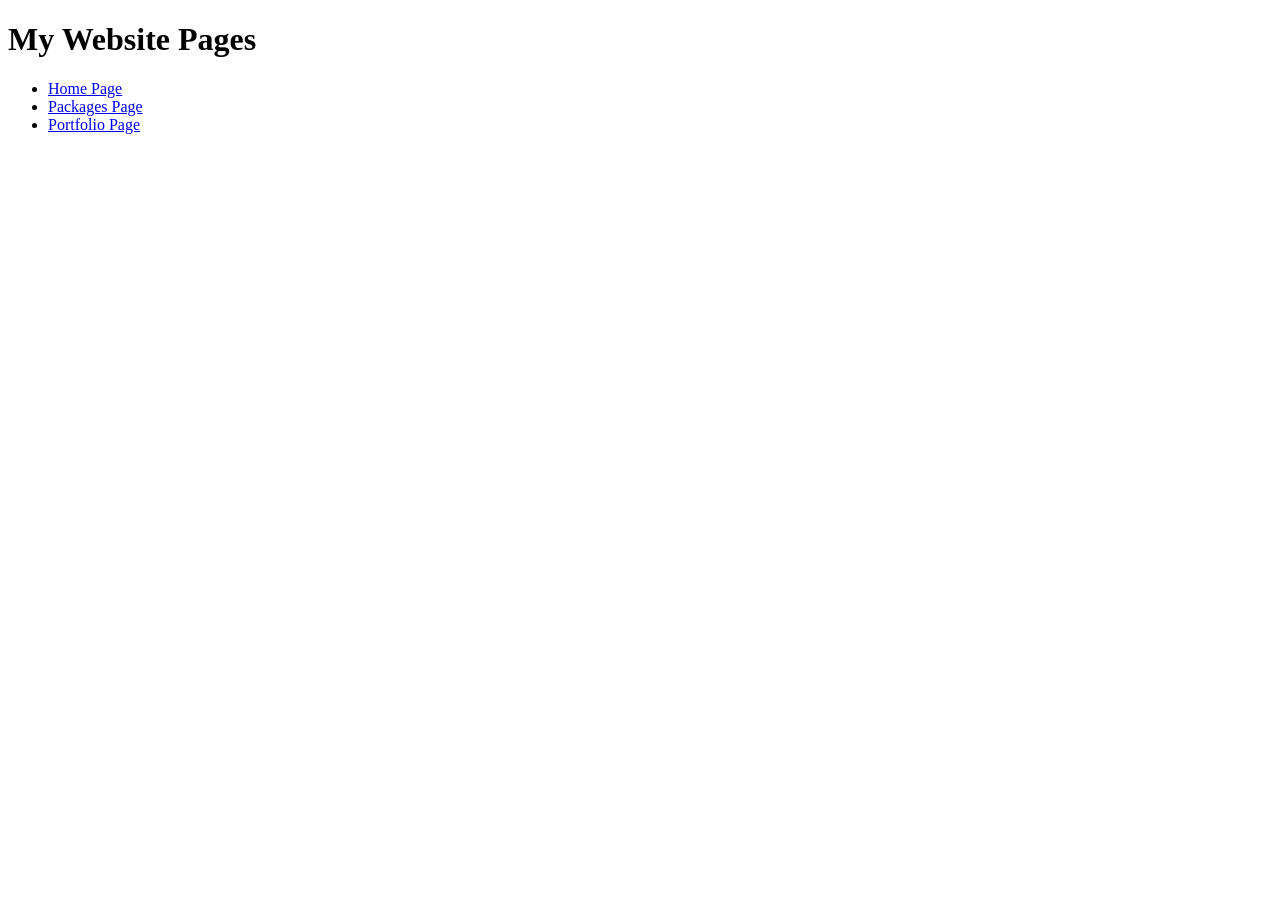
<file: index.html>
<!DOCTYPE html>
<html lang="en">
<head>
    <meta charset="UTF-8">
    <meta name="viewport" content="width=device-width, initial-scale=1.0">
    <title>Document</title>
</head>
<body>
    <h1>My Website Pages</h1>
    <ul>
    
        <li><a href="home page.html">Home Page</a></li>
        <li><a href="packages page.html">Packages Page</a></li>
        <li><a href="portfolio page.html">Portfolio Page</a></li>
    
    </ul>
</body>
</html>
</file>
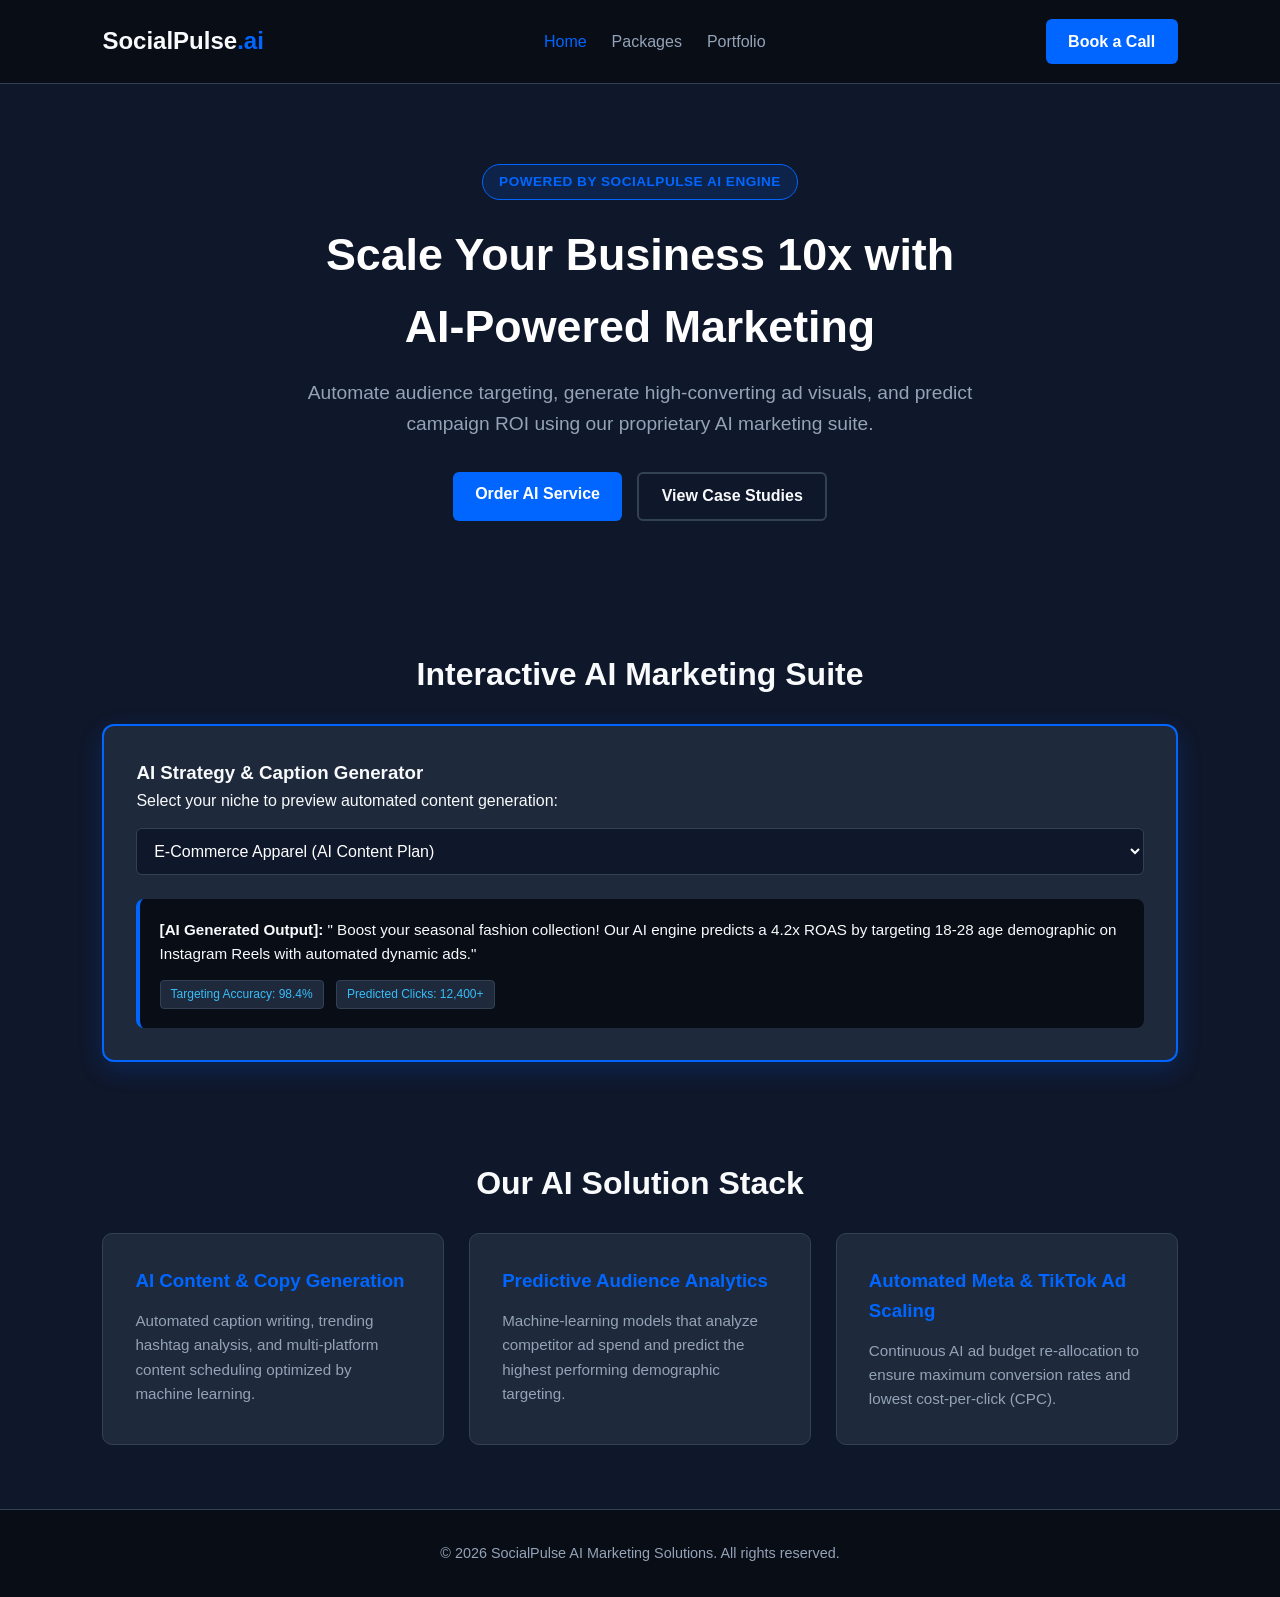
<file: home page.html>
<!DOCTYPE html>
<html lang="en">
<head>
    <title>SocialPulse - AI Social Media Agency</title>
    <link rel="stylesheet" href="style.css">
</head>
<body>

    <header class="navbar">
        <a href="home page.html" class="logo">SocialPulse<span>.ai</span></a>
        <nav>
            <ul class="nav-links">
                <li><a href="home page.html" class="active">Home</a></li>
                <li><a href="packages page.html">Packages</a></li>
                <li><a href="portfolio page.html">Portfolio</a></li>
            </ul>
        </nav>
        <a href="packages page.html#booking" class="btn btn-primary">Book a Call</a>
    </header>

    <main>
       
        <section class="hero">
            <span class="ai-badge">POWERED BY SOCIALPULSE AI ENGINE </span>
            <h1><hover > Scale Your Business 10x with AI-Powered Marketing</h1></hover>
            <p>Automate audience targeting, generate high-converting ad visuals, and predict campaign ROI using our proprietary AI marketing suite.</p>
            <div class="hero-btns">
                <a href="packages page.html" class="btn btn-primary">Order AI Service</a>
                <a href="portfolio page.html" class="btn btn-secondary">View Case Studies</a>
            </div>
        </section>

        
        <h2 class="section-title">Interactive AI Marketing Suite</h2>
        <section class="ai-demo-section">
            <div class="ai-box">
                <h3> AI Strategy & Caption Generator</h3>
                <p>Select your niche to preview automated content generation:</p>
                <div class="form-group" style="margin-top: 15px;">
                    <select class="ai-select">
                        <option>E-Commerce Apparel (AI Content Plan)</option>
                        <option>Local Restaurant (AI Local Footfall Strategy)</option>
                        <option>Real Estate (AI High-Value Lead Gen)</option>
                    </select>
                </div>
                <div class="ai-output-box">
                    <p><strong>[AI Generated Output]:</strong> " Boost your seasonal fashion collection! Our AI engine predicts a 4.2x ROAS by targeting 18-28 age demographic on Instagram Reels with automated dynamic ads."</p>
                    <span class="ai-tag">Targeting Accuracy: 98.4%</span>
                    <span class="ai-tag">Predicted Clicks: 12,400+</span>
                </div>
            </div>
        </section>

        
        <h2 class="section-title">Our AI Solution Stack</h2>
        <section class="grid-container">
            <article class="card">
                <h3> AI Content & Copy Generation</h3>
                <p>Automated caption writing, trending hashtag analysis, and multi-platform content scheduling optimized by machine learning.</p>
            </article>
            <article class="card">
                <h3> Predictive Audience Analytics</h3>
                <p>Machine-learning models that analyze competitor ad spend and predict the highest performing demographic targeting.</p>
            </article>
            <article class="card">
                <h3> Automated Meta & TikTok Ad Scaling</h3>
                <p>Continuous AI ad budget re-allocation to ensure maximum conversion rates and lowest cost-per-click (CPC).</p>
            </article>
        </section>
    </main>

    <footer>
        <p>&copy; 2026 SocialPulse AI Marketing Solutions. All rights reserved.</p>
    </footer>

</body>
</html>
</file>
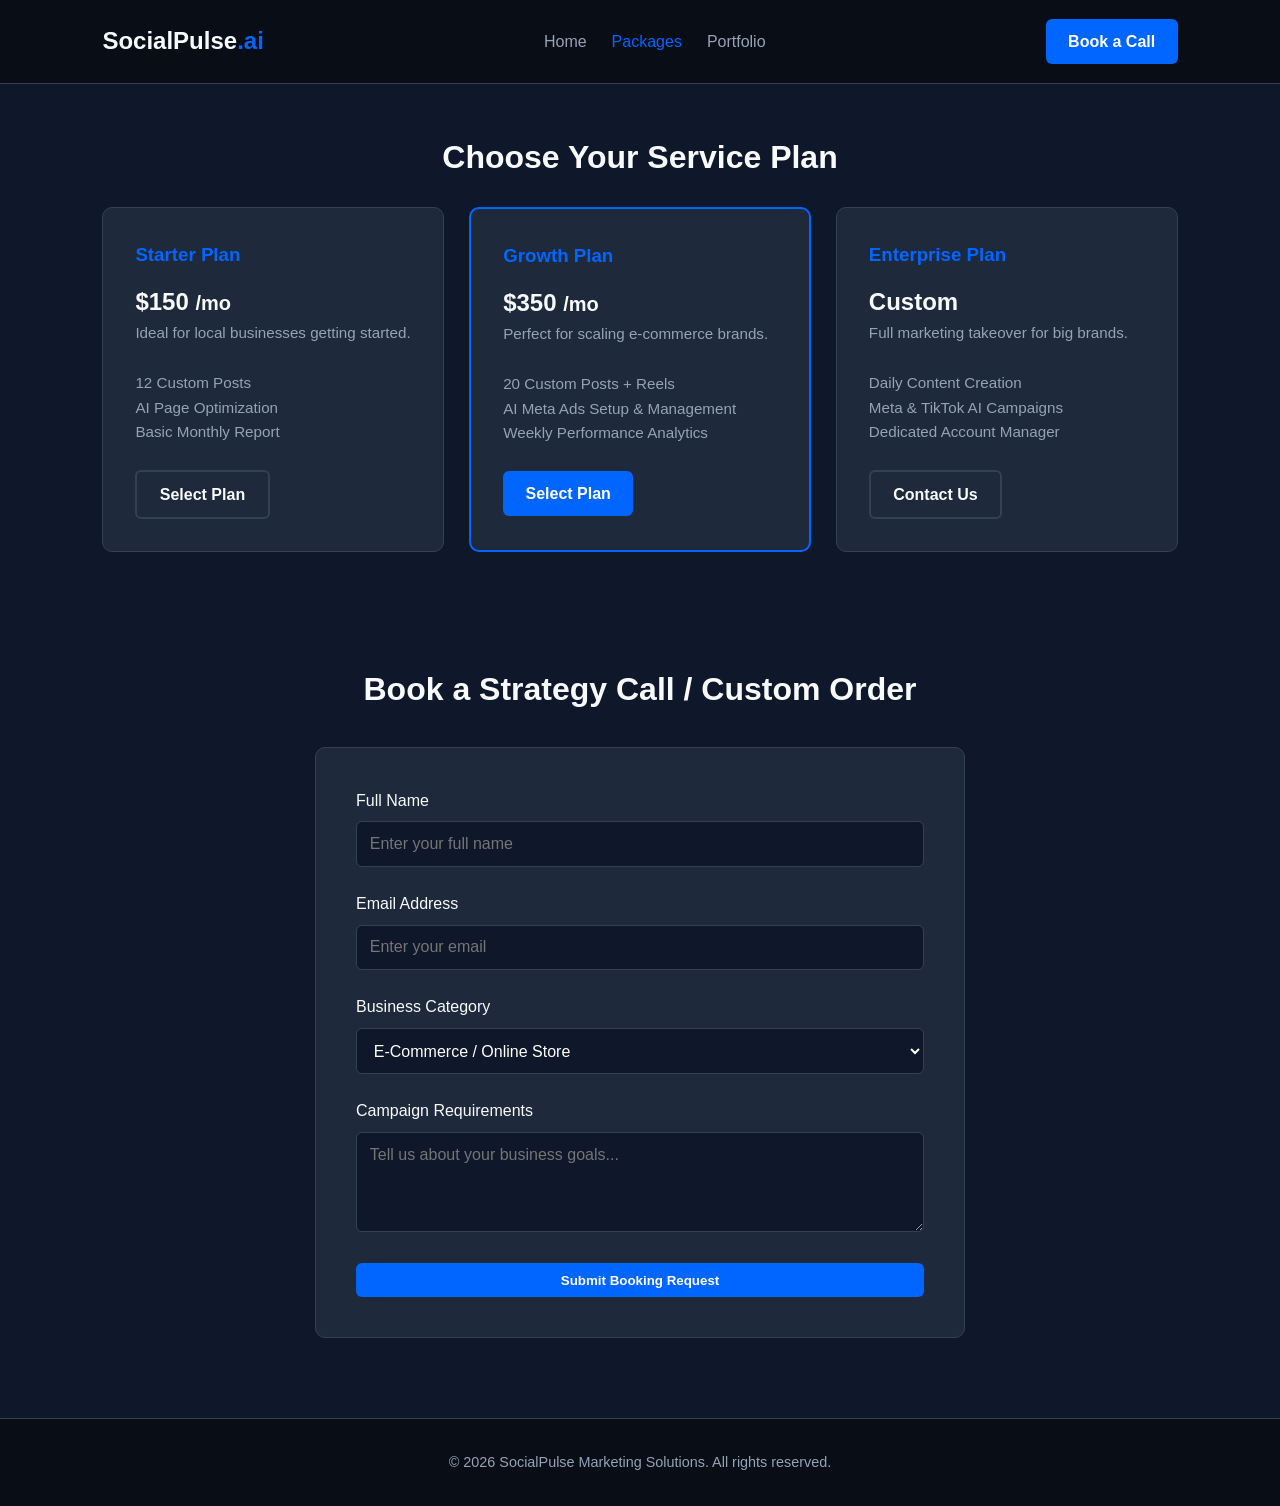
<file: packages page.html>
<!DOCTYPE html>
<html lang="en">
<head>
    <title>Packages & Order - SocialPulse</title>
    <link rel="stylesheet" href="style.css">
</head>
<body>

    <header class="navbar">
        <a href="home page.html" class="logo">SocialPulse<span>.ai</span></a>
        <nav>
            <ul class="nav-links">
                <li><a href="home page.html">Home</a></li>
                <li><a href="packages page.html" class="active">Packages</a></li>
                <li><a href="portfolio page.html">Portfolio</a></li>
            </ul>
        </nav>
        <a href="#booking" class="btn btn-primary">Book a Call</a>
    </header>

    <main>
        <h2 class="section-title">Choose Your Service Plan</h2>
     
        <section class="grid-container">
            <article class="card">
                <h3>Starter Plan</h3>
                <h2>$150 <small>/mo</small></h2>
                <p>Ideal for local businesses getting started.</p>
                <br>
                <p>12 Custom Posts</p>
                <p> AI Page Optimization</p>
                <p> Basic Monthly Report</p>
                <br>
                <a href="#booking" class="btn btn-secondary">Select Plan</a>
            </article>

            <article class="card featured-card">
                <h3>Growth Plan</h3>
                <h2>$350 <small>/mo</small></h2>
                <p>Perfect for scaling e-commerce brands.</p>
                <br>
                <p> 20 Custom Posts + Reels</p>
                <p> AI Meta Ads Setup & Management</p>
                <p> Weekly Performance Analytics</p>
                <br>
                <a href="#booking" class="btn btn-primary">Select Plan</a>
            </article>

            <article class="card">
                <h3>Enterprise Plan</h3>
                <h2>Custom</h2>
                <p>Full marketing takeover for big brands.</p>
                <br>
                <p> Daily Content Creation</p>
                <p> Meta & TikTok AI Campaigns</p>
                <p> Dedicated Account Manager</p>
                <br>
                <a href="#booking" class="btn btn-secondary">Contact Us</a>
            </article>
        </section>

        <!-- Booking Form Section -->
        <h2 class="section-title" id="booking">Book a Strategy Call / Custom Order</h2>
        <section class="form-section">
            <form action="#" method="post">
                <div class="form-group">
                    <label for="name">Full Name</label>
                    <input type="text" id="name" name="name" placeholder="Enter your full name" required>
                </div>
                
                <div class="form-group">
                    <label for="email">Email Address</label>
                    <input type="email" id="email" name="email" placeholder="Enter your email" required>
                </div>

                <div class="form-group">
                    <label for="category">Business Category</label>
                    <select id="category" name="category">
                        <option value="ecommerce">E-Commerce / Online Store</option>
                        <option value="restaurant">Restaurant / Food</option>
                        <option value="realestate">Real Estate</option>
                        <option value="other">Other Business</option>
                    </select>
                </div>

                <div class="form-group">
                    <label for="notes">Campaign Requirements</label>
                    <textarea id="notes" name="notes" rows="4" placeholder="Tell us about your business goals..."></textarea>
                </div>

                <button type="submit" class="btn btn-primary" style="width: 100%;">Submit Booking Request</button>
            </form>
        </section>
    </main>

    <footer>
        <p>&copy; 2026 SocialPulse Marketing Solutions. All rights reserved.</p>
    </footer>

</body>
</html>
</file>
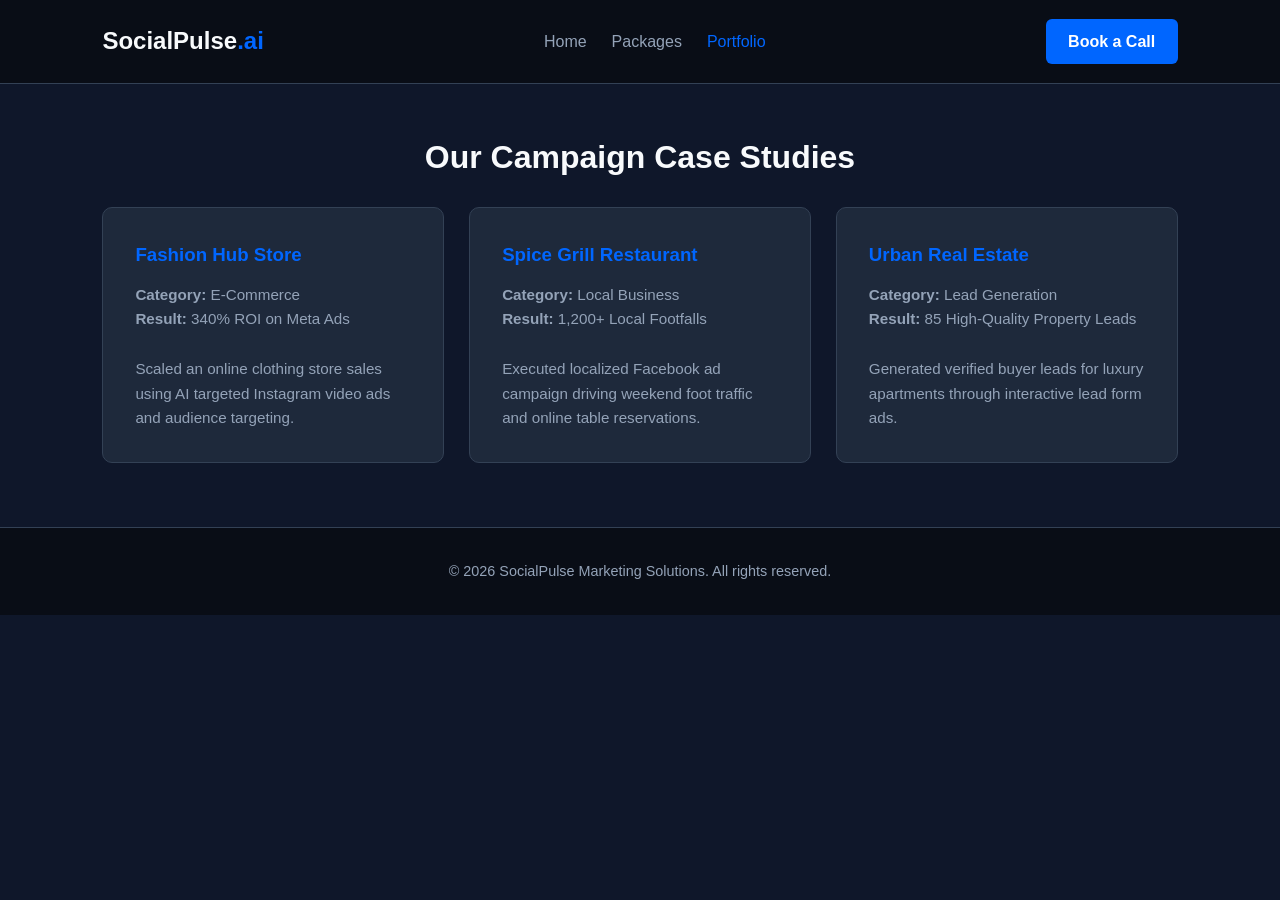
<file: portfolio page.html>
<!DOCTYPE html>
<html lang="en">
<head>
    <title>Portfolio - SocialPulse</title>
    <link rel="stylesheet" href="style.css">
</head>


<body>
    <header class="navbar">
        <a href="home page.html" class="logo">SocialPulse<span>.ai</span></a>
        <nav>
            <ul class="nav-links">
                 <li><a href="home page.html">Home</a></li>
                <li><a href="packages page.html">Packages</a></li>
                <li><a href="portfolio page.html" class="active">Portfolio</a></li>
            </ul>
        </nav>
        <a href="packages page.html#booking" class="btn btn-primary">Book a Call</a>
    </header>

    <main>
        <h2 class="section-title">Our Campaign Case Studies</h2>
        
        <section class="grid-container">
            <article class="card">
                <h3>Fashion Hub Store</h3>
                <p><strong>Category:</strong> E-Commerce</p>
                <p><strong>Result:</strong> 340% ROI on Meta Ads</p>
                <br>
                <p>Scaled an online clothing store sales using AI targeted Instagram video ads and audience targeting.</p>
            </article>

            <article class="card">
                <h3>Spice Grill Restaurant</h3>
                <p><strong>Category:</strong> Local Business</p>
                <p><strong>Result:</strong> 1,200+ Local Footfalls</p>
                <br>
                <p>Executed localized Facebook ad campaign driving weekend foot traffic and online table reservations.</p>
            </article>

            <article class="card">
                <h3>Urban Real Estate</h3>
                <p><strong>Category:</strong> Lead Generation</p>
                <p><strong>Result:</strong> 85 High-Quality Property Leads</p>
                <br>
                <p>Generated verified buyer leads for luxury apartments through interactive lead form ads.</p>
            </article>
        </section>
    </main>

    <footer>
        <p>&copy; 2026 SocialPulse Marketing Solutions. All rights reserved.</p>
    </footer>

</body>
</html>
</file>
<file: style.css>
* {
    margin: 0;
    padding: 0;
    box-sizing: border-box;
    font-family: 'Segoe UI', Tahoma, Geneva, Verdana, sans-serif;
}

:root {
    --primary-color: #0066ff;
    --primary-hover: #0044cc;
    --bg-dark: #0f172a;
    --card-bg: #1e293b;
    --text-light: #f8fafc;
    --text-muted: #94a3b8;
    --border-color: #334155;
}

body {
    background-color: var(--bg-dark);
    color: var(--text-light);
    line-height: 1.6;
}

.navbar {
    display: flex;
    justify-content: space-between;
    align-items: center;
    padding: 1.2rem 8%;
    background-color: #090d16;
    border-bottom: 1px solid var(--border-color);
}

.logo {
    font-size: 1.5rem;
    font-weight: bold;
    color: var(--text-light);
    text-decoration: none;
}

.logo span {
    color: var(--primary-color);
}

.nav-links {
    display: flex;
    list-style: none;
    gap: 25px;
}

.nav-links a {
    color: var(--text-muted);
    text-decoration: none;
    font-weight: 500;
}

.nav-links a:hover, .nav-links a.active {
    color: var(--primary-color);
}

.btn {
    display: inline-block;
    padding: 0.6rem 1.4rem;
    border-radius: 6px;
    font-weight: 600;
    text-decoration: none;
    cursor: pointer;
    border: none;
}

.btn-primary {
    background-color: var(--primary-color);
    color: white;
}

.btn-primary:hover {
    background-color: var(--primary-hover);
    box-shadow: 0 4px 15px rgba(0, 102, 255, 0.4);
}

.btn-primary:active {
    transform: scale(0.98);
}

.btn-secondary {
    background-color: transparent;
    border: 2px solid var(--border-color);
    color: var(--text-light);
}

.btn-secondary:hover {
    border-color: var(--primary-color);
    color: var(--primary-color);
}

.hero {
    padding: 5rem 8%;
    text-align: center;
    max-width: 900px;
    margin: 0 auto;
}

.ai-badge {
    display: inline-block;
    background-color: rgba(0, 102, 255, 0.15);
    color: var(--primary-color);
    border: 1px solid var(--primary-color);
    padding: 6px 16px;
    border-radius: 20px;
    font-size: 0.85rem;
    font-weight: bold;
    margin-bottom: 1.2rem;
    letter-spacing: 0.5px;
}

.hero h1 {
    font-size: 2.8rem;
    margin-bottom: 1rem;
    color: #ffffff;
}

.hero p {
    font-size: 1.2rem;
    color: var(--text-muted);
    margin-bottom: 2rem;
}

.hero-btns {
    display: flex;
    justify-content: center;
    gap: 15px;
}

.ai-demo-section {
    padding: 0 8% 3rem 8%;
}

.ai-box {
    background-color: var(--card-bg);
    border: 2px solid var(--primary-color);
    border-radius: 12px;
    padding: 2rem;
    box-shadow: 0 8px 25px rgba(0, 102, 255, 0.2);
}

.ai-select {
    width: 100%;
    padding: 0.8rem;
    border-radius: 6px;
    border: 1px solid var(--border-color);
    background-color: #0f172a;
    color: white;
    font-size: 1rem;
    cursor: pointer;
}

.ai-output-box {
    margin-top: 1.5rem;
    background-color: #090d16;
    padding: 1.2rem;
    border-radius: 8px;
    border-left: 4px solid var(--primary-color);
}

.ai-output-box p {
    color: var(--text-light);
    font-size: 0.95rem;
    margin-bottom: 0.8rem;
}

.ai-tag {
    display: inline-block;
    background-color: #1e293b;
    color: #38bdf8;
    padding: 4px 10px;
    font-size: 0.75rem;
    border-radius: 4px;
    margin-right: 8px;
    border: 1px solid #334155;
}

.section-title {
    text-align: center;
    font-size: 2rem;
    margin: 3rem 0 1.5rem 0;
}

.grid-container {
    display: grid;
    grid-template-columns: repeat(auto-fit, minmax(280px, 1fr));
    gap: 25px;
    padding: 0 8% 4rem 8%;
}

.card {
    background-color: var(--card-bg);
    padding: 2rem;
    border-radius: 10px;
    border: 1px solid var(--border-color);
}

.card:hover {
    transform: translateY(-8px);
    border-color: var(--primary-color);
}

.card h3 {
    margin-bottom: 0.8rem;
    color: var(--primary-color);
}

.card p {
    color: var(--text-muted);
    font-size: 0.95rem;
}

.featured-card {
    border: 2px solid var(--primary-color);
}

.form-section {
    max-width: 650px;
    margin: 2rem auto 5rem auto;
    background-color: var(--card-bg);
    padding: 2.5rem;
    border-radius: 10px;
    border: 1px solid var(--border-color);
}

.form-group {
    margin-bottom: 1.5rem;
}

.form-group label {
    display: block;
    margin-bottom: 0.5rem;
    font-weight: 500;
}

.form-group input,
.form-group select,
.form-group textarea {
    width: 100%;
    padding: 0.8rem;
    border-radius: 6px;
    border: 1px solid var(--border-color);
    background-color: #0f172a;
    color: white;
    font-size: 1rem;
}

.form-group input:focus,
.form-group select:focus,
.form-group textarea:focus {
    outline: none;
    border-color: var(--primary-color);
    box-shadow: 0 0 8px rgba(0, 102, 255, 0.4);
}

footer {
    background-color: #090d16;
    text-align: center;
    padding: 2rem;
    border-top: 1px solid var(--border-color);
    color: var(--text-muted);
    font-size: 0.9rem;
}

@media (max-width: 768px) {
    .navbar {
        flex-direction: column;
        gap: 15px;
    }

    .hero h1 {
        font-size: 2rem;
    }

    .hero-btns {
        flex-direction: column;
    }
}
</file>
